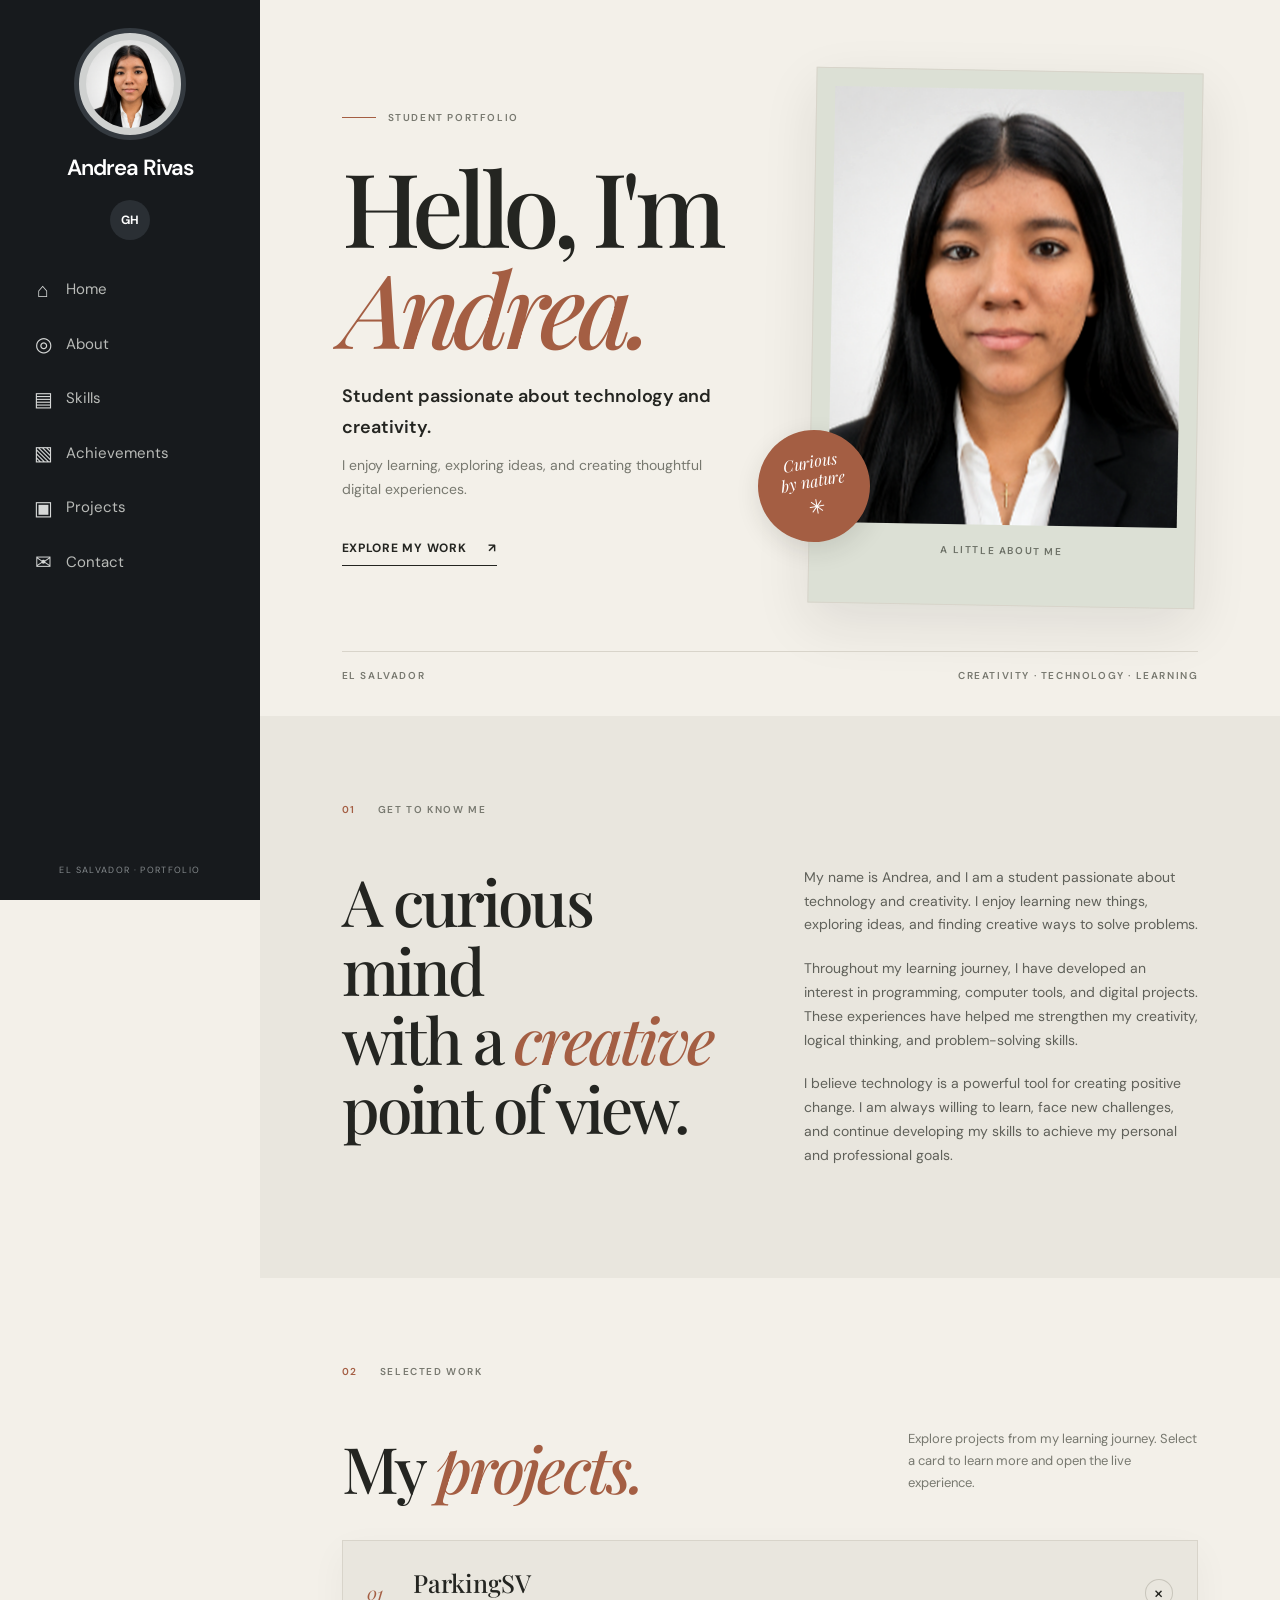
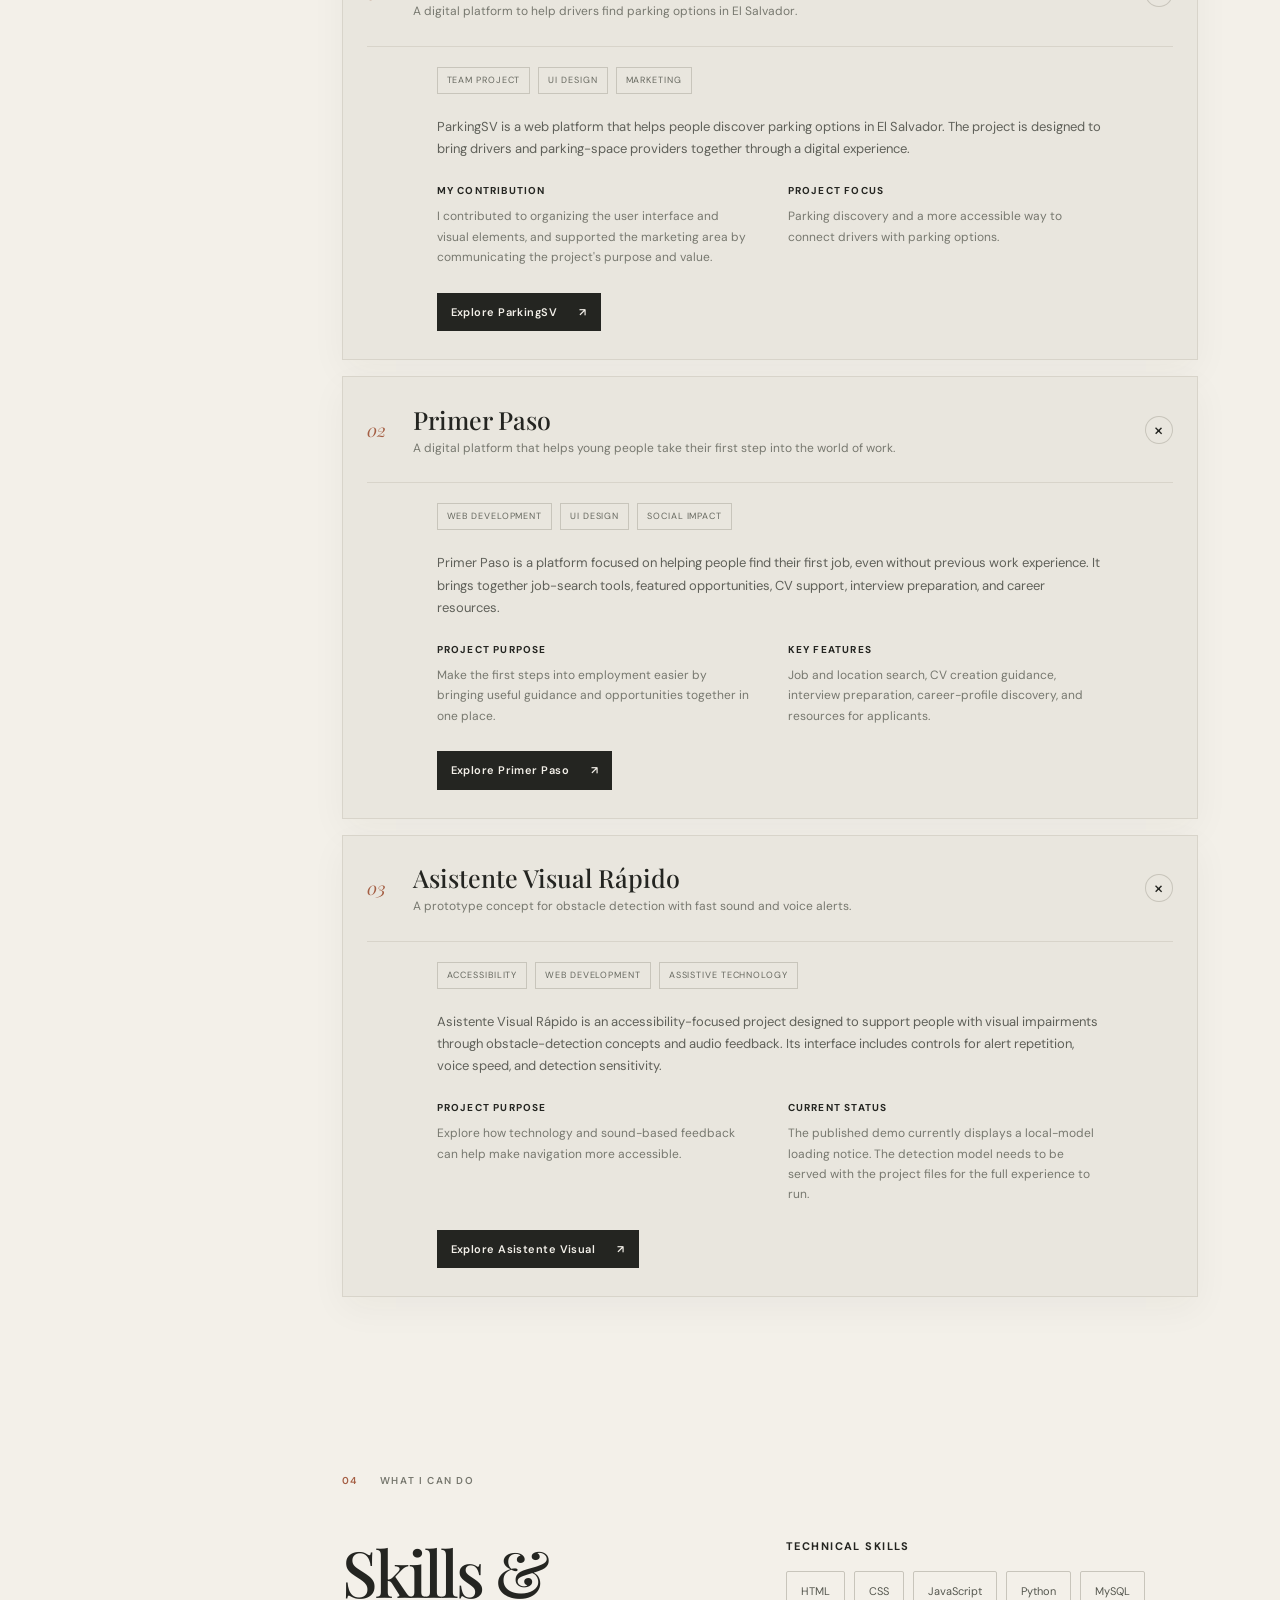
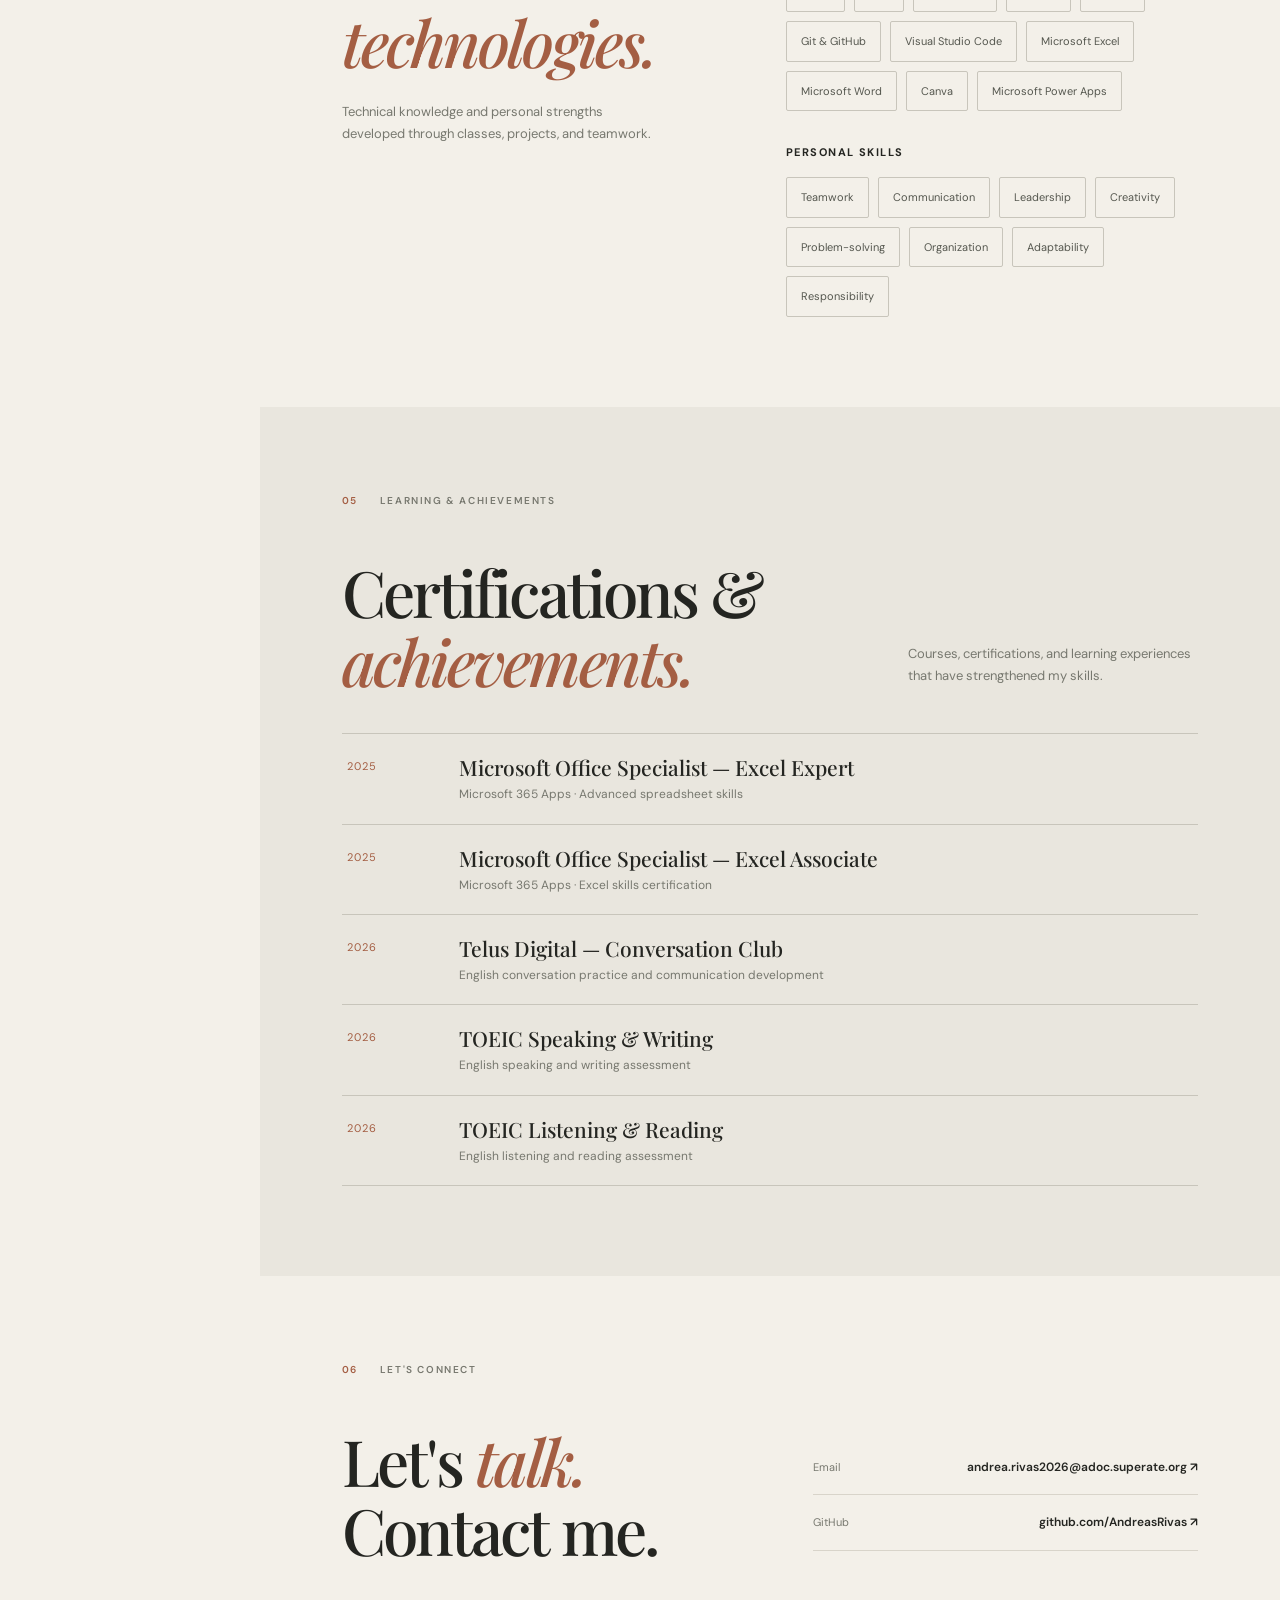
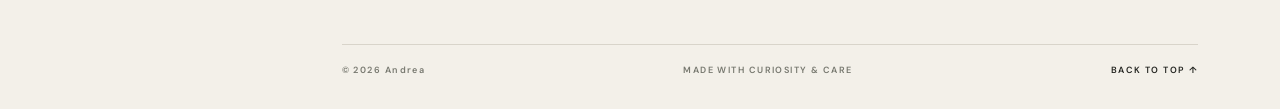
<file: index.html>
<!doctype html>
<html lang="es">
<head>
  <meta charset="utf-8">
  <meta name="viewport" content="width=device-width, initial-scale=1">
  <meta http-equiv="refresh" content="0; url=./andrea_portfolio/">
  <title>Andrea Rivas | Portafolio</title>
  <script>window.location.replace('./andrea_portfolio/');</script>
</head>
<body>
  <p>Abriendo el portafolio de Andrea Rivas…</p>
  <p>Si no te redirige automáticamente, <a href="./andrea_portfolio/">haz clic aquí para entrar al portafolio</a>.</p>
</body>
</html>
</file>
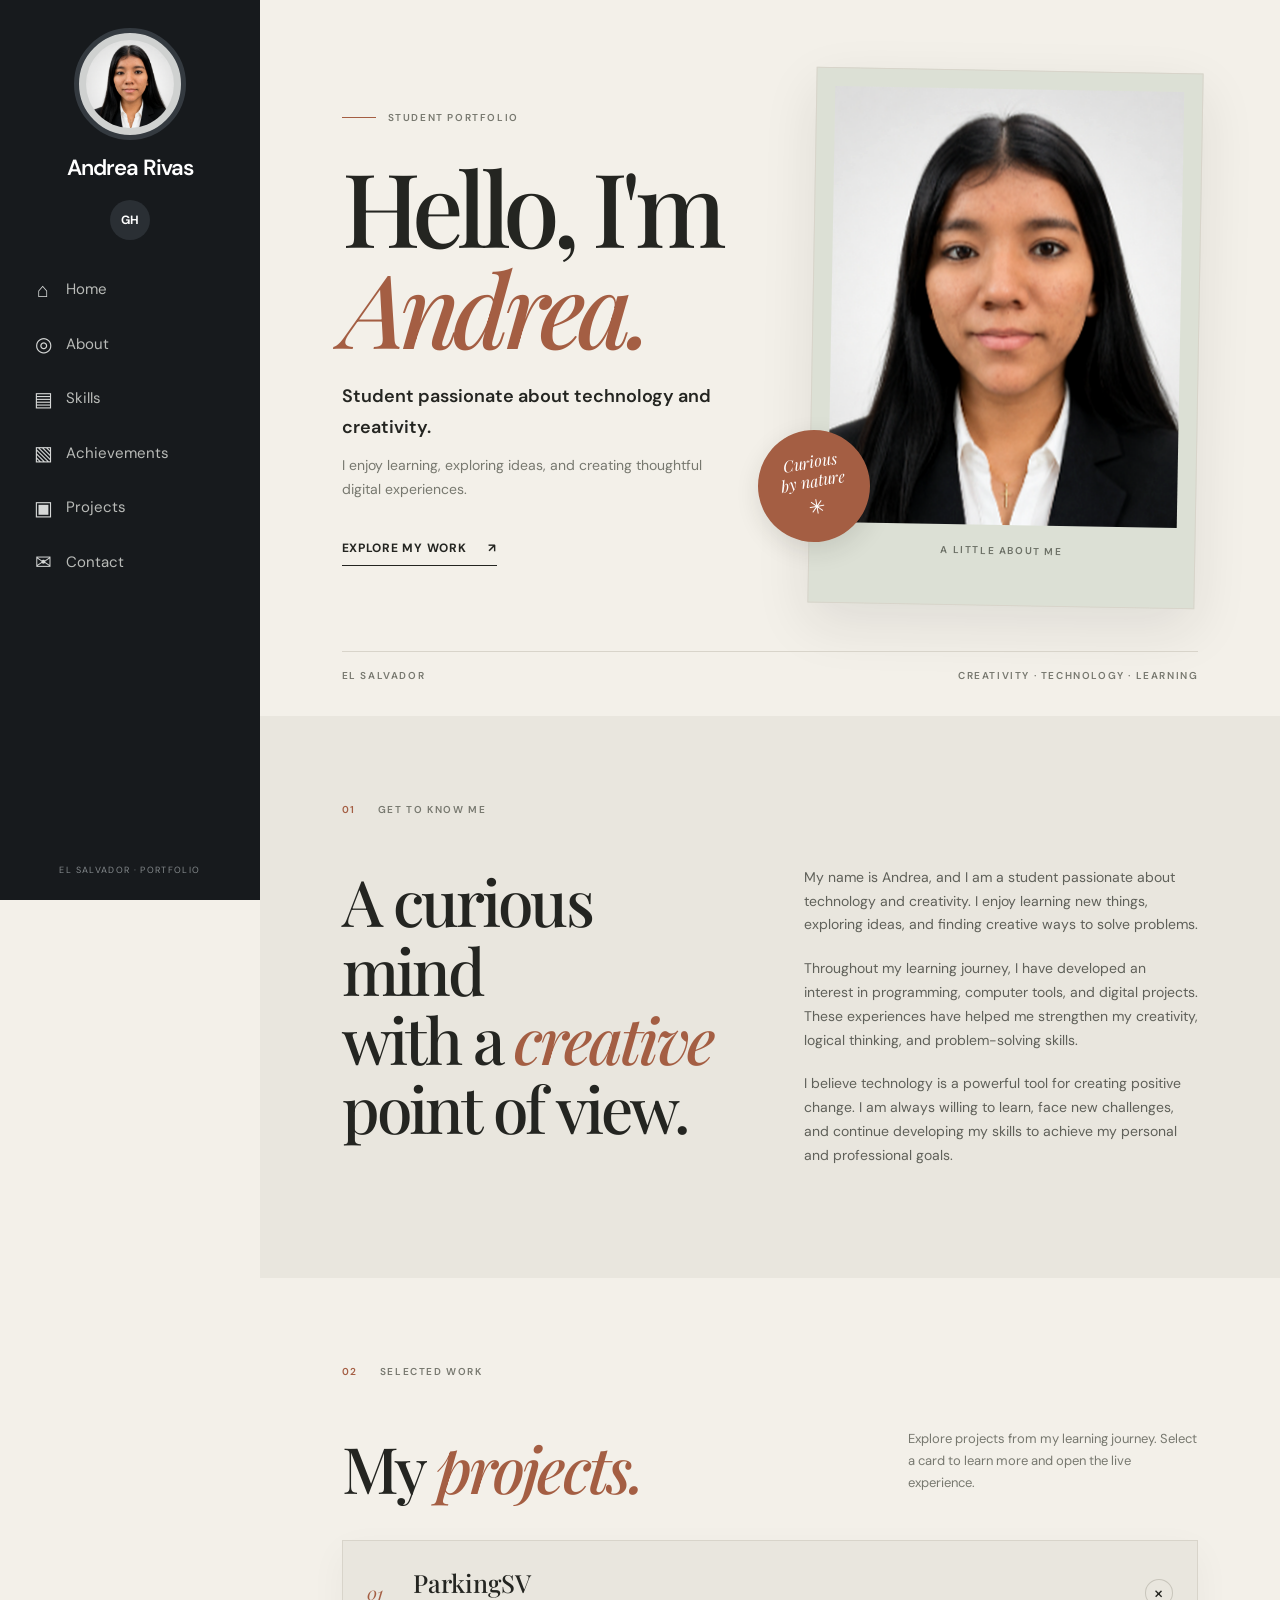
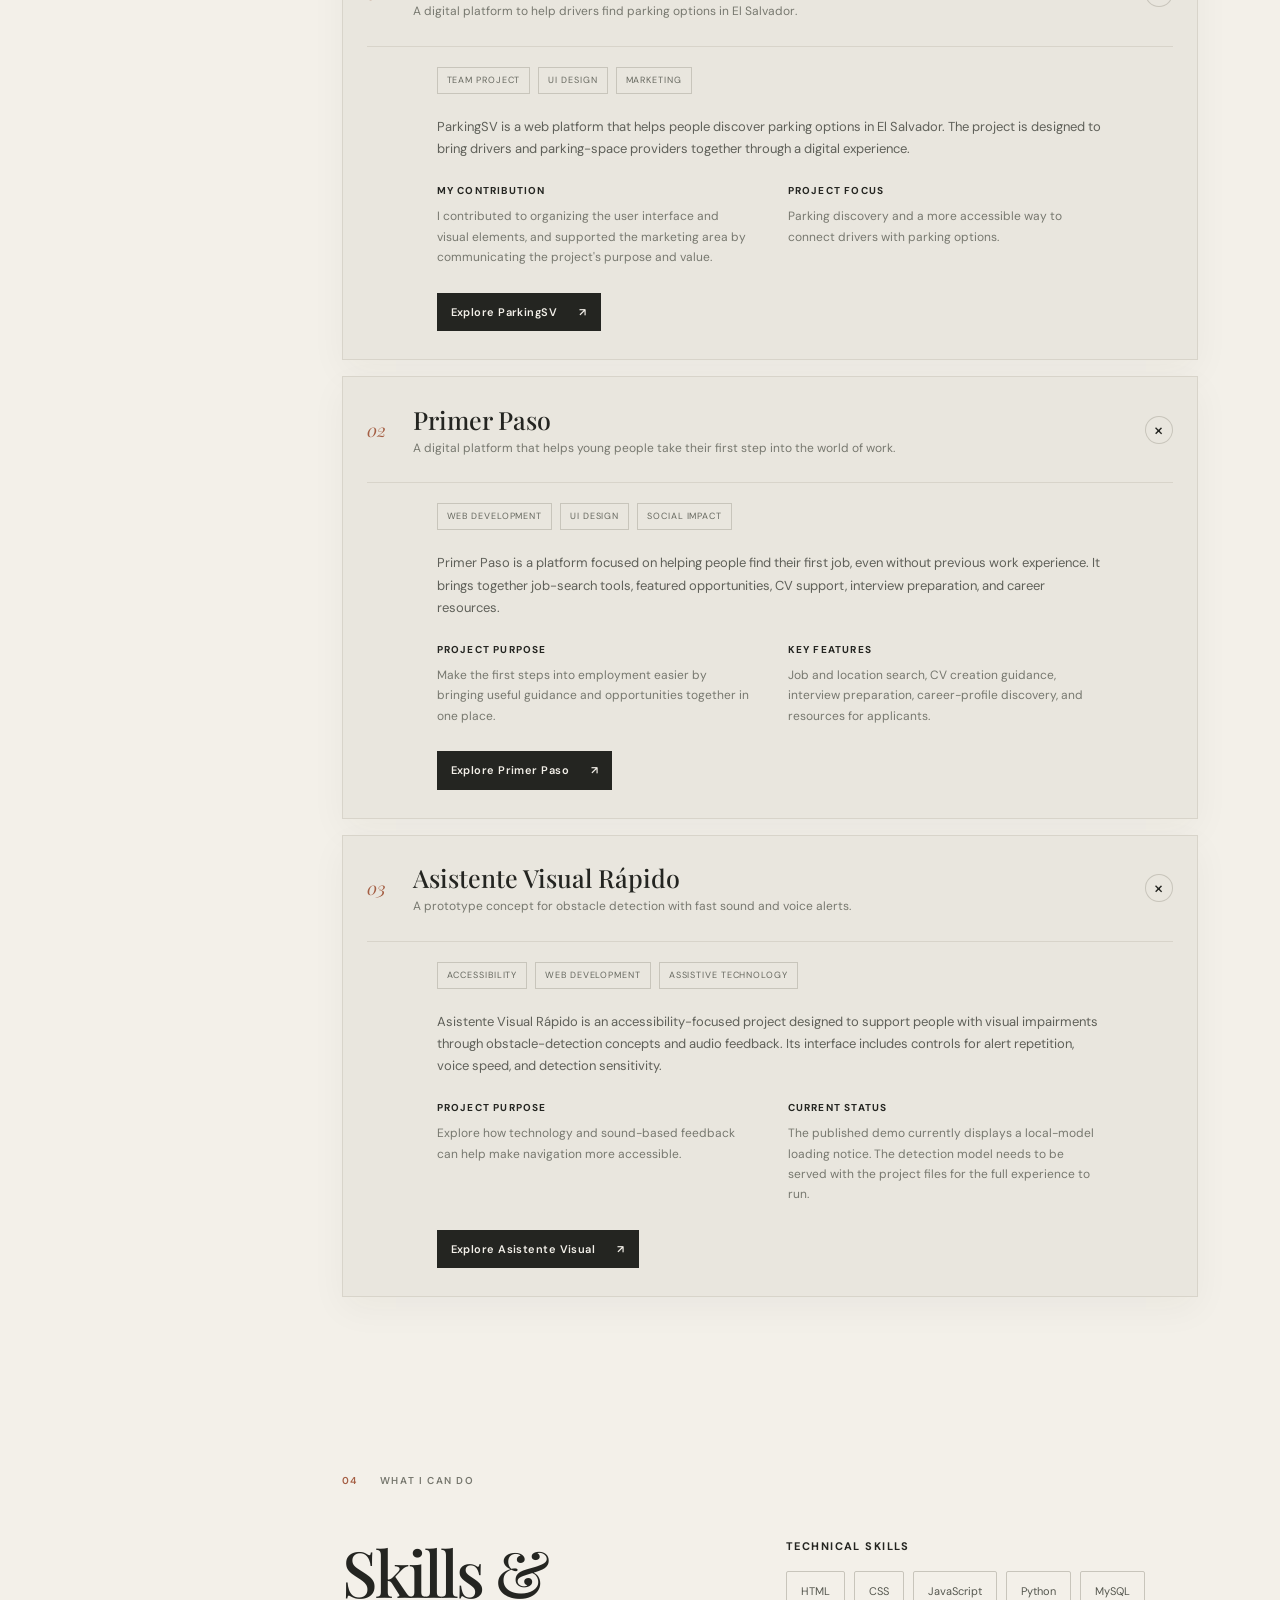
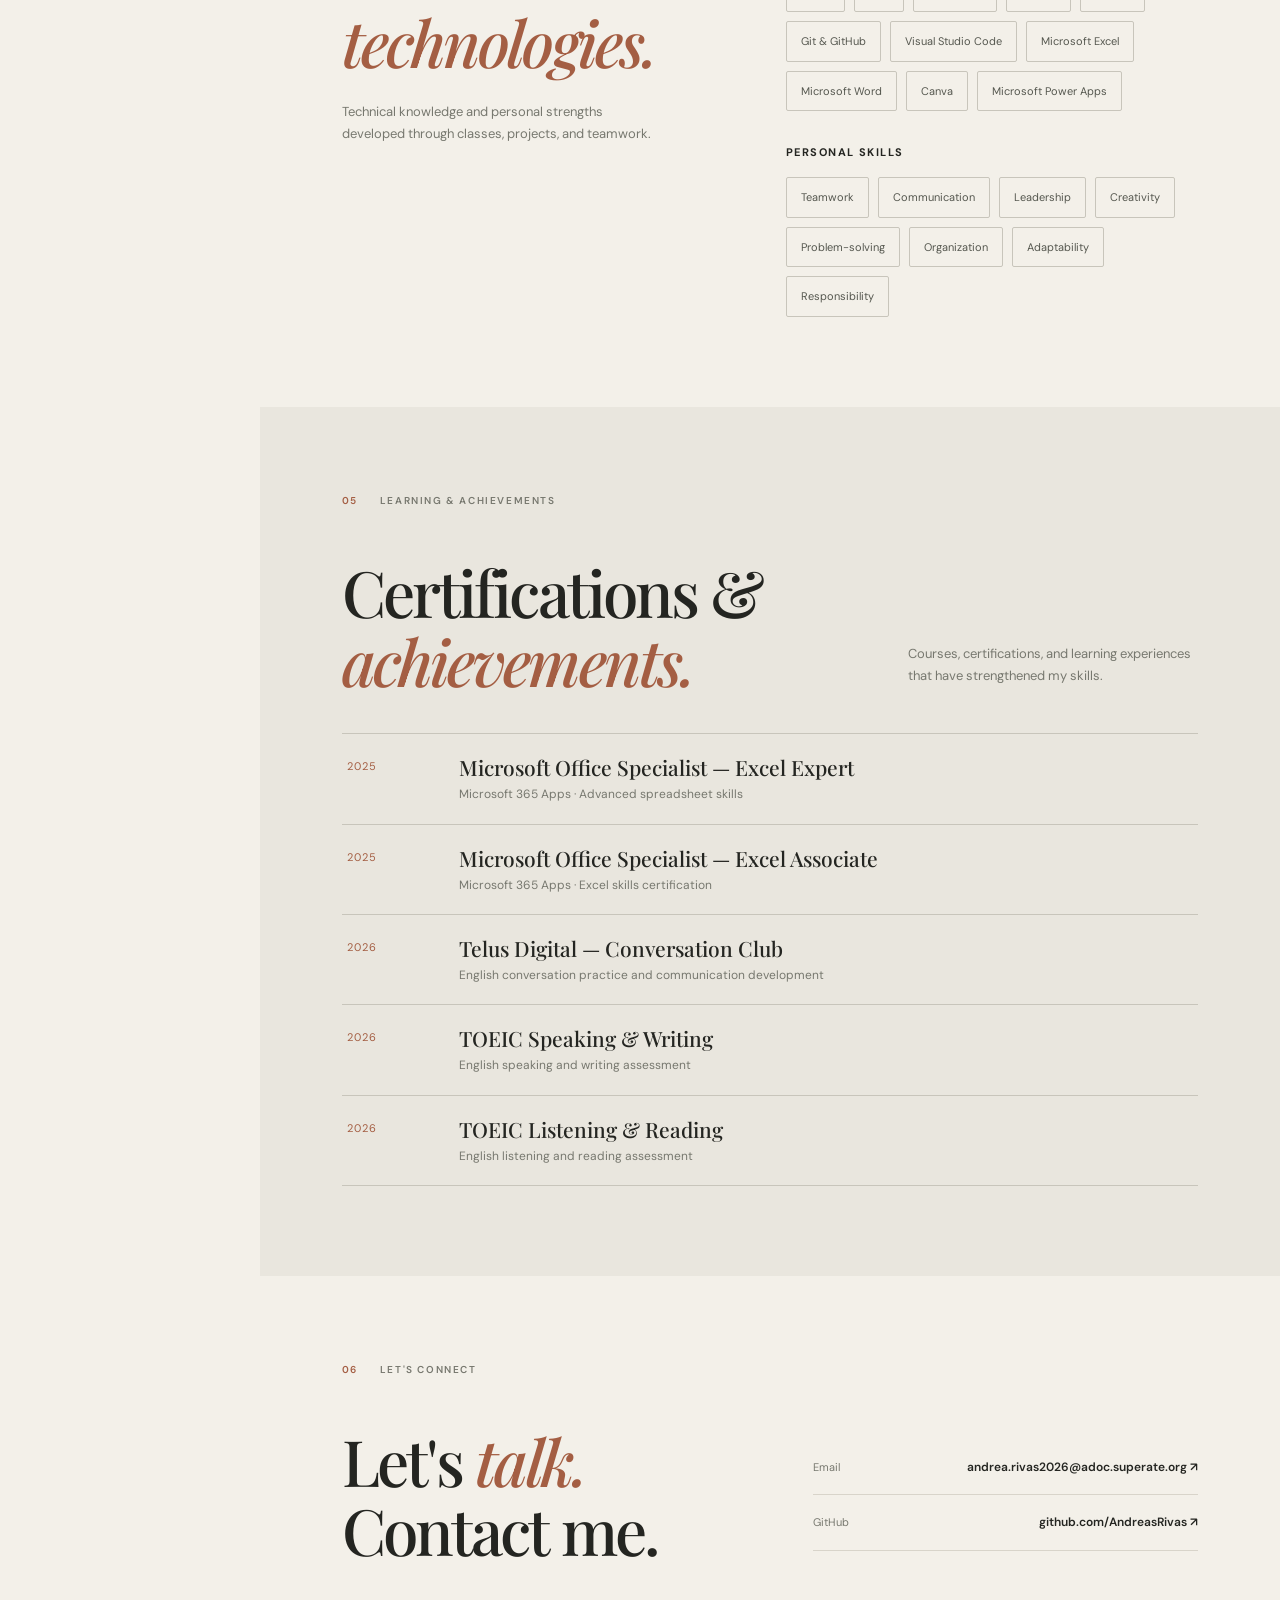
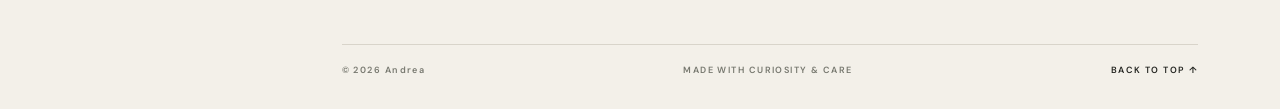
<file: andrea_portfolio/index.html>
<!DOCTYPE html>
<html lang="en">
<head>
  <meta charset="UTF-8">
  <meta name="viewport" content="width=device-width, initial-scale=1.0">
  <meta name="description" content="Andrea's student portfolio — technology, creativity, and digital projects.">
  <title>Andrea — Student Portfolio</title>
  <link rel="preconnect" href="https://fonts.googleapis.com">
  <link rel="preconnect" href="https://fonts.gstatic.com" crossorigin>
  <link href="https://fonts.googleapis.com/css2?family=DM+Sans:wght@400;500;600;700&family=Playfair+Display:wght@500;600;700&display=swap" rel="stylesheet">
  <link rel="stylesheet" href="styles.css">
</head>
<body>
  <aside class="profile-sidebar" aria-label="Main profile and navigation">
    <a class="sidebar-profile" href="#inicio" aria-label="Andrea, home">
      <span class="sidebar-photo"><img src="assets/andrea-photo.png" alt="Andrea's portrait"></span>
      <strong>Andrea Rivas</strong>
    </a>
    <a class="sidebar-social" href="https://github.com/AndreasRivas" target="_blank" rel="noopener noreferrer" aria-label="GitHub">GH</a>
    <button class="menu-toggle" aria-label="Open navigation" aria-expanded="false"><span></span><span></span><span></span></button>
    <nav class="main-nav" aria-label="Main navigation">
      <a href="#inicio"><span class="nav-icon">⌂</span>Home</a>
      <a href="#sobre-mi"><span class="nav-icon">◎</span>About</a>
      <a href="#skills"><span class="nav-icon">▤</span>Skills</a>
      <a href="#certifications"><span class="nav-icon">▧</span>Achievements</a>
      <a href="#proyectos"><span class="nav-icon">▣</span>Projects</a>
      <a href="#contacto"><span class="nav-icon">✉</span>Contact</a>
    </nav>
    <p class="sidebar-foot">EL SALVADOR · PORTFOLIO</p>
  </aside>
  <div class="app-main">

  <main>
    <section class="hero section-wrap" aria-labelledby="hero-title">
      <div class="hero-copy">
        <p class="eyebrow"><span class="eyebrow-line"></span> STUDENT PORTFOLIO</p>
        <h1 id="hero-title">Hello, I'm<br><em>Andrea.</em></h1>
        <p class="hero-role">Student passionate about technology and creativity.</p>
        <p class="hero-description">I enjoy learning, exploring ideas, and creating thoughtful digital experiences.</p>
        <a class="text-link" href="#proyectos">Explore my work <span aria-hidden="true">↗</span></a>
      </div>
      <div class="hero-visual">
        <div class="photo-frame">
          <img src="assets/andrea-photo.png" alt="Andrea's professional portrait">
          <span class="photo-note">A LITTLE ABOUT ME</span>
        </div>
        <div class="hero-stamp" aria-hidden="true">Curious<br>by nature<span>✳</span></div>
      </div>
      <div class="hero-bottom"><span>EL SALVADOR</span><span>CREATIVITY · TECHNOLOGY · LEARNING</span></div>
    </section>

    <section class="about section-wrap section-pad" id="sobre-mi" aria-labelledby="about-title">
      <div class="section-kicker"><span>01</span><span>GET TO KNOW ME</span></div>
      <div class="about-grid">
        <h2 id="about-title">A curious mind<br>with a <em>creative</em><br>point of view.</h2>
        <div class="about-text">
          <p>My name is Andrea, and I am a student passionate about technology and creativity. I enjoy learning new things, exploring ideas, and finding creative ways to solve problems.</p>
          <p>Throughout my learning journey, I have developed an interest in programming, computer tools, and digital projects. These experiences have helped me strengthen my creativity, logical thinking, and problem-solving skills.</p>
          <p>I believe technology is a powerful tool for creating positive change. I am always willing to learn, face new challenges, and continue developing my skills to achieve my personal and professional goals.</p>
        </div>
      </div>
    </section>

    <section class="projects section-wrap section-pad" id="proyectos" aria-labelledby="projects-title">
      <div class="section-kicker"><span>02</span><span>SELECTED WORK</span></div>
      <div class="section-heading">
        <h2 id="projects-title">My <em>projects.</em></h2>
        <p>Explore projects from my learning journey. Select a card to learn more and open the live experience.</p>
      </div>
      <div class="project-grid">
        <details class="project-card" open>
          <summary class="project-summary">
            <span class="project-number">01</span>
            <span class="project-summary-copy"><strong>ParkingSV</strong><small>A digital platform to help drivers find parking options in El Salvador.</small></span>
            <span class="expand-icon" aria-hidden="true">+</span>
          </summary>
          <div class="project-expanded">
            <div class="project-tags"><span>TEAM PROJECT</span><span>UI DESIGN</span><span>MARKETING</span></div>
            <p>ParkingSV is a web platform that helps people discover parking options in El Salvador. The project is designed to bring drivers and parking-space providers together through a digital experience.</p>
            <div class="detail-columns">
              <div><h4>My contribution</h4><p>I contributed to organizing the user interface and visual elements, and supported the marketing area by communicating the project's purpose and value.</p></div>
              <div><h4>Project focus</h4><p>Parking discovery and a more accessible way to connect drivers with parking options.</p></div>
            </div>
            <a class="repo-link" href="https://parkingsv.vercel.app/login?redirect=%2Fparqueos" target="_blank" rel="noopener noreferrer">Explore ParkingSV <span>↗</span></a>
          </div>
        </details>

        <details class="project-card" open>
          <summary class="project-summary">
            <span class="project-number">02</span>
            <span class="project-summary-copy"><strong>Primer Paso</strong><small>A digital platform that helps young people take their first step into the world of work.</small></span>
            <span class="expand-icon" aria-hidden="true">+</span>
          </summary>
          <div class="project-expanded">
            <div class="project-tags"><span>WEB DEVELOPMENT</span><span>UI DESIGN</span><span>SOCIAL IMPACT</span></div>
            <p>Primer Paso is a platform focused on helping people find their first job, even without previous work experience. It brings together job-search tools, featured opportunities, CV support, interview preparation, and career resources.</p>
            <div class="detail-columns">
              <div><h4>Project purpose</h4><p>Make the first steps into employment easier by bringing useful guidance and opportunities together in one place.</p></div>
              <div><h4>Key features</h4><p>Job and location search, CV creation guidance, interview preparation, career-profile discovery, and resources for applicants.</p></div>
            </div>
            <a class="repo-link" href="https://andreasrivas.github.io/Primer-Paso/" target="_blank" rel="noopener noreferrer">Explore Primer Paso <span>↗</span></a>
          </div>
        </details>

        <details class="project-card" open>
          <summary class="project-summary">
            <span class="project-number">03</span>
            <span class="project-summary-copy"><strong>Asistente Visual Rápido</strong><small>A prototype concept for obstacle detection with fast sound and voice alerts.</small></span>
            <span class="expand-icon" aria-hidden="true">+</span>
          </summary>
          <div class="project-expanded">
            <div class="project-tags"><span>ACCESSIBILITY</span><span>WEB DEVELOPMENT</span><span>ASSISTIVE TECHNOLOGY</span></div>
            <p>Asistente Visual Rápido is an accessibility-focused project designed to support people with visual impairments through obstacle-detection concepts and audio feedback. Its interface includes controls for alert repetition, voice speed, and detection sensitivity.</p>
            <div class="detail-columns">
              <div><h4>Project purpose</h4><p>Explore how technology and sound-based feedback can help make navigation more accessible.</p></div>
              <div><h4>Current status</h4><p>The published demo currently displays a local-model loading notice. The detection model needs to be served with the project files for the full experience to run.</p></div>
            </div>
            <a class="repo-link" href="https://andreasrivas.github.io/Asistente-para-personas-no-videntes/" target="_blank" rel="noopener noreferrer">Explore Asistente Visual <span>↗</span></a>
          </div>
        </details>
      </div>
    </section>

    <section class="skills section-wrap section-pad" id="skills" aria-labelledby="skills-title">
      <div class="section-kicker"><span>04</span><span>WHAT I CAN DO</span></div>
      <div class="skills-grid">
        <div><h2 id="skills-title">Skills &<br><em>technologies.</em></h2><p class="skills-intro">Technical knowledge and personal strengths developed through classes, projects, and teamwork.</p></div>
        <div class="skills-content">
          <h3>Technical skills</h3>
          <div class="skill-list"><span>HTML</span><span>CSS</span><span>JavaScript</span><span>Python</span><span>MySQL</span><span>Git & GitHub</span><span>Visual Studio Code</span><span>Microsoft Excel</span><span>Microsoft Word</span><span>Canva</span><span>Microsoft Power Apps</span></div>
          <h3 class="soft-title">Personal skills</h3>
          <div class="skill-list"><span>Teamwork</span><span>Communication</span><span>Leadership</span><span>Creativity</span><span>Problem-solving</span><span>Organization</span><span>Adaptability</span><span>Responsibility</span></div>
        </div>
      </div>
    </section>

    <section class="certifications section-wrap section-pad" id="certifications" aria-labelledby="certifications-title">
      <div class="section-kicker"><span>05</span><span>LEARNING & ACHIEVEMENTS</span></div>
      <div class="section-heading"><h2 id="certifications-title">Certifications &<br><em>achievements.</em></h2><p>Courses, certifications, and learning experiences that have strengthened my skills.</p></div>
      <div class="cert-list">
        <div class="cert-item"><span class="cert-year">2025</span><div><h3>Microsoft Office Specialist — Excel Expert</h3><p>Microsoft 365 Apps · Advanced spreadsheet skills</p></div></div>
        <div class="cert-item"><span class="cert-year">2025</span><div><h3>Microsoft Office Specialist — Excel Associate</h3><p>Microsoft 365 Apps · Excel skills certification</p></div></div>
        <div class="cert-item"><span class="cert-year">2026</span><div><h3>Telus Digital — Conversation Club</h3><p>English conversation practice and communication development</p></div></div>
        <div class="cert-item"><span class="cert-year">2026</span><div><h3>TOEIC Speaking & Writing</h3><p>English speaking and writing assessment</p></div></div>
        <div class="cert-item"><span class="cert-year">2026</span><div><h3>TOEIC Listening & Reading</h3><p>English listening and reading assessment</p></div></div>
      </div>
    </section>
  </main>

  <footer class="contact section-wrap" id="contacto" aria-labelledby="contact-title">
    <div class="section-kicker"><span>06</span><span>LET'S CONNECT</span></div>
    <div class="contact-main">
      <h2 id="contact-title">Let's <em>talk.</em><br>Contact me.</h2>
      <div class="contact-links">
        <a href="mailto:andrea.rivas2026@adoc.superate.org"><span>Email</span><strong>andrea.rivas2026@adoc.superate.org ↗</strong></a>
        <a href="https://github.com/AndreasRivas" target="_blank" rel="noopener noreferrer"><span>GitHub</span><strong>github.com/AndreasRivas ↗</strong></a>
      </div>
    </div>
    <div class="footer-bottom"><span>© <span id="year"></span> Andrea</span><span>MADE WITH CURIOSITY & CARE</span><a href="#inicio">BACK TO TOP ↑</a></div>
  </footer>
  </div>
  <script src="script.js"></script>
</body>
</html>
</file>
<file: andrea_portfolio/styles.css>
@import url('https://fonts.googleapis.com/css2?family=DM+Sans:wght@400;500;600;700&family=Playfair+Display:ital,wght@0,500;0,600;0,700;1,500;1,600&display=swap');
:root{--paper:#f3f0e9;--ink:#242521;--muted:#77786f;--line:#d8d4ca;--accent:#a45e43;--sage:#dce0d5;--serif:"Playfair Display",Georgia,serif;--sans:"DM Sans",Arial,sans-serif}
*{box-sizing:border-box}html{scroll-behavior:smooth}body{margin:0;background:var(--paper);color:var(--ink);font-family:var(--sans);font-size:15px;line-height:1.7}a{color:inherit;text-decoration:none}.site-header{height:82px;padding:0 7.2%;display:flex;align-items:center;justify-content:space-between;border-bottom:1px solid var(--line)}.brand{font:700 30px var(--serif);letter-spacing:-2px}.brand span{color:var(--accent)}.main-nav{display:flex;align-items:center;gap:25px;font-size:11px;letter-spacing:.07em;text-transform:uppercase}.main-nav a{transition:color .2s}.main-nav a:hover,.text-link:hover{color:var(--accent)}.nav-contact{border:1px solid var(--ink);padding:9px 15px}.menu-toggle{display:none}.section-wrap{padding-left:10%;padding-right:10%;max-width:1600px;margin:0 auto}.hero{min-height:690px;position:relative;display:grid;grid-template-columns:1.05fr .95fr;align-items:center;gap:6%;padding-top:60px;padding-bottom:100px}.eyebrow,.section-kicker,.hero-bottom,.photo-note,.footer-bottom{font-size:10px;letter-spacing:.16em;font-weight:600}.eyebrow{display:flex;align-items:center;gap:12px;color:var(--muted)}.eyebrow-line{width:34px;height:1px;background:var(--accent)}h1,h2,h3,p{margin-top:0}h1{font:500 clamp(76px,9vw,132px)/.98 var(--serif);letter-spacing:-.065em;margin:30px 0 24px}h1 em,h2 em{font-weight:500;color:var(--accent)}.hero-role{font-size:18px;font-weight:600;max-width:400px;margin-bottom:12px}.hero-description{color:var(--muted);max-width:390px;font-size:14px}.text-link{display:inline-flex;gap:22px;align-items:center;margin-top:22px;padding-bottom:7px;border-bottom:1px solid var(--ink);font-size:12px;font-weight:700;letter-spacing:.06em;text-transform:uppercase}.hero-visual{position:relative;max-width:360px;justify-self:end;width:100%}.photo-frame{background:var(--sage);padding:18px 18px 46px;transform:rotate(2deg);box-shadow:0 22px 55px #24252112}.photo-frame img{display:block;width:100%;aspect-ratio:1/1;object-fit:cover}.photo-note{display:block;text-align:center;margin-top:17px;color:#6c7066}.hero-stamp{position:absolute;bottom:12%;left:-54px;width:112px;height:112px;border-radius:50%;background:var(--accent);color:#fff;display:grid;place-content:center;text-align:center;font:italic 16px/1.2 var(--serif);transform:rotate(-10deg);box-shadow:0 8px 24px #24252120}.hero-stamp span{font:20px var(--sans);margin-top:4px}.hero-bottom{position:absolute;bottom:32px;left:10%;right:10%;display:flex;justify-content:space-between;color:var(--muted);border-top:1px solid var(--line);padding-top:15px}.section-pad{padding-top:95px;padding-bottom:100px}.about{background:#e9e6de;max-width:none}.section-kicker{display:flex;gap:22px;color:var(--muted);align-items:center;margin-bottom:48px}.section-kicker span:first-child{color:var(--accent)}.about-grid{display:grid;grid-template-columns:1fr 1fr;gap:10%}h2{font:500 clamp(44px,5vw,70px)/1.08 var(--serif);letter-spacing:-.045em;margin-bottom:0}.about-text{max-width:510px;color:#5f6059;font-size:14px}.about-text p{margin-bottom:20px}.section-heading{display:flex;justify-content:space-between;align-items:end;gap:30px;margin-bottom:38px}.section-heading p{max-width:290px;color:var(--muted);font-size:13px;margin-bottom:8px}
.project-grid{display:grid;grid-template-columns:repeat(2,minmax(0,1fr));gap:14px;align-items:start}.project-card{background:#e9e6de;border:1px solid var(--line);min-width:0;transition:box-shadow .2s}.project-card[open]{grid-column:1/-1;box-shadow:0 12px 35px #2425210b}.project-summary{list-style:none;display:flex;align-items:center;gap:18px;padding:22px 24px;cursor:pointer;min-height:105px}.project-summary::-webkit-details-marker{display:none}.project-number{font:italic 18px var(--serif);color:var(--accent);flex:0 0 28px}.project-summary-copy{display:flex;flex-direction:column;gap:3px;min-width:0}.project-summary-copy strong{font:500 25px var(--serif)}.project-summary-copy small{font-size:12px;line-height:1.5;color:var(--muted)}.expand-icon{margin-left:auto;flex:0 0 28px;width:28px;height:28px;border:1px solid #c8c5bb;border-radius:50%;display:grid;place-items:center;font-size:19px;line-height:1;transition:transform .2s}.project-card[open] .expand-icon{transform:rotate(45deg)}.project-expanded{padding:0 70px 28px;border-top:1px solid var(--line);margin:0 24px}.project-expanded>p{font-size:13px;color:#5f6059;max-width:760px;margin:22px 0}.project-tags{display:flex;flex-wrap:wrap;gap:8px;margin-top:20px}.project-tags span{font-size:9px;letter-spacing:.1em;padding:5px 9px;border:1px solid #c8c5bb;color:#66685f}.detail-columns{display:grid;grid-template-columns:1fr 1fr;gap:35px;margin:20px 0}.detail-columns h4{font-size:10px;letter-spacing:.12em;text-transform:uppercase;margin:0 0 7px}.detail-columns p{font-size:12px;color:var(--muted);margin:0}.repo-link{display:inline-flex;gap:22px;align-items:center;margin-top:5px;padding:10px 14px;background:var(--ink);color:var(--paper);font-size:11px;font-weight:600;letter-spacing:.04em}.repo-link:hover{background:var(--accent)}.projects-note{text-align:center;color:var(--muted);font:italic 16px var(--serif);margin:28px 0 0}
.languages{background:#e9e6de;max-width:none}.languages-grid{display:grid;grid-template-columns:1fr 1fr;gap:10%;align-items:center}.skills-intro{max-width:310px;color:var(--muted);font-size:13px;margin-top:25px}.language-list{border-top:1px solid #c8c5bb}.language-item{display:flex;justify-content:space-between;gap:20px;padding:19px 4px;border-bottom:1px solid #c8c5bb}.language-item span{font:500 24px var(--serif)}.language-item strong{font-size:11px;color:var(--muted);font-weight:500;align-self:center}.skills-grid{display:grid;grid-template-columns:1fr 1.15fr;gap:10%;align-items:start}.skills{max-width:none}.skills-content h3{font-size:11px;letter-spacing:.13em;text-transform:uppercase;margin:0 0 15px}.soft-title{margin-top:32px!important}.skill-list{display:flex;flex-wrap:wrap;gap:9px}.skill-list span{padding:10px 14px;border:1px solid #c8c5bb;border-radius:2px;font-size:11px;color:#55574f;transition:all .2s}.skill-list span:hover{background:var(--ink);color:var(--paper);border-color:var(--ink)}
.certifications{background:#e9e6de;max-width:none}.cert-list{border-top:1px solid #c8c5bb}.cert-item{display:grid;grid-template-columns:90px 1fr;gap:22px;padding:19px 5px;border-bottom:1px solid #c8c5bb;align-items:start}.cert-year{font-size:11px;color:var(--accent);letter-spacing:.1em;padding-top:4px}.cert-item h3{font:500 21px var(--serif);margin:0 0 3px}.cert-item p{font-size:12px;color:var(--muted);margin:0}
.contact{padding-top:90px;padding-bottom:30px}.contact-main{display:grid;grid-template-columns:1fr 1fr;gap:10%;padding-bottom:80px}.contact-links{display:flex;flex-direction:column;justify-content:center}.contact-links>a,.pending-link{padding:17px 0;border-bottom:1px solid var(--line);display:flex;justify-content:space-between;gap:20px;align-items:center}.contact-links span{font-size:11px;color:var(--muted)}.contact-links strong{font-size:12px;font-weight:600;text-align:right}.pending-link strong{font-size:12px;font-weight:500;color:var(--muted);text-align:right}.footer-bottom{border-top:1px solid var(--line);padding-top:18px;display:flex;justify-content:space-between;color:var(--muted);font-size:9px}.footer-bottom a{color:var(--ink)}
@media(max-width:950px){.section-wrap{padding-left:7%;padding-right:7%}.hero{min-height:auto;grid-template-columns:1fr .8fr;gap:4%;padding-top:75px;padding-bottom:110px}.hero-bottom{left:7%;right:7%}.site-header{padding:0 7%}.main-nav{gap:13px;font-size:10px}.project-expanded{padding-left:35px;padding-right:35px}.section-pad{padding-top:80px;padding-bottom:85px}}
@media(max-width:700px){.site-header{height:70px}.menu-toggle{display:flex;flex-direction:column;gap:6px;border:0;background:none;padding:10px}.menu-toggle span{width:24px;height:1px;background:var(--ink)}.main-nav{display:none;position:absolute;z-index:5;top:70px;left:0;right:0;background:var(--paper);padding:22px 7%;border-bottom:1px solid var(--line);flex-direction:column;align-items:flex-start;gap:18px;font-size:11px}.main-nav.open{display:flex}.hero{display:flex;flex-direction:column;align-items:flex-start;gap:55px;padding-top:65px;padding-bottom:105px}.hero-visual{width:68%;max-width:300px;align-self:center;margin-right:4%}h1{font-size:clamp(72px,20vw,105px)}.hero-bottom{font-size:8px;gap:15px}.hero-bottom span:last-child{text-align:right}.about-grid,.languages-grid,.skills-grid,.contact-main{grid-template-columns:1fr;gap:35px}.section-kicker{margin-bottom:35px}.section-heading{display:block}.section-heading p{margin-top:18px}.project-grid{grid-template-columns:1fr}.project-card[open]{grid-column:auto}.project-summary{padding:18px}.project-summary-copy strong{font-size:23px}.project-expanded{padding:0 0 24px;margin:0 18px}.detail-columns{grid-template-columns:1fr;gap:18px}.cert-item{grid-template-columns:55px 1fr;gap:12px}.cert-item h3{font-size:18px}.contact-main{padding-bottom:55px}.footer-bottom{flex-wrap:wrap;gap:14px}.footer-bottom span:nth-child(2){order:3;width:100%}.contact-links>a,.pending-link{align-items:flex-start;flex-direction:column;gap:5px}.contact-links strong{text-align:left;overflow-wrap:anywhere}}

/* Portfolio refresh: fixed profile sidebar inspired by the reference layout.
   Original warm paper, charcoal, terracotta and sage palette is preserved. */
:root{--sidebar:#171a1d;--sidebar-muted:#b9bbb8;--sidebar-width:260px}
body{background:var(--paper)}
.profile-sidebar{position:fixed;inset:0 auto 0 0;width:var(--sidebar-width);height:100vh;background:var(--sidebar);color:#fff;z-index:20;display:flex;flex-direction:column;align-items:center;padding:28px 25px 22px;overflow-y:auto}
.sidebar-profile{display:flex;flex-direction:column;align-items:center;gap:13px;text-align:center;margin:0 0 18px}
.sidebar-photo{width:112px;height:112px;border-radius:50%;padding:7px;border:5px solid #343a40;background:#cfd1d0;display:block;overflow:hidden}
.sidebar-photo img{width:100%;height:100%;object-fit:cover;border-radius:50%;display:block}
.sidebar-profile strong{font:600 22px var(--sans);letter-spacing:-.04em}
.sidebar-social{width:40px;height:40px;display:grid;place-items:center;border-radius:50%;background:#2a2f34;color:#fff;font-size:12px;font-weight:700;margin:0 0 25px;transition:background .2s}
.sidebar-social:hover{background:var(--accent)}
.profile-sidebar .main-nav{width:100%;display:flex;flex-direction:column;align-items:stretch;gap:5px;font-size:15px;letter-spacing:0;text-transform:none}
.profile-sidebar .main-nav a{display:flex;align-items:center;gap:13px;padding:12px 8px;color:var(--sidebar-muted);border-radius:5px;transition:background .2s,color .2s}
.profile-sidebar .main-nav a:hover,.profile-sidebar .main-nav a:focus{color:#fff;background:#ffffff0d}
.nav-icon{width:20px;text-align:center;color:#d6d8d7;font-size:20px;line-height:1}
.profile-sidebar .main-nav a:hover .nav-icon{color:var(--accent)}
.sidebar-foot{margin:auto 0 0;padding-top:25px;color:#858a8d;font-size:9px;letter-spacing:.15em;text-align:center}
.app-main{margin-left:var(--sidebar-width);min-width:0}
.site-header{display:none}
.section-wrap{max-width:none;padding-left:8%;padding-right:8%}
.hero{min-height:680px;padding-top:70px;padding-bottom:110px;grid-template-columns:1.05fr .95fr;gap:5%;}
.hero h1{font-size:clamp(70px,8vw,116px)}
.hero-visual{max-width:390px}
.photo-frame{transform:rotate(1deg);border:1px solid var(--line);box-shadow:0 20px 55px #24252118}
.photo-frame img{aspect-ratio:4/5;object-position:center 25%}
.hero-stamp{background:var(--accent)}
.hero-bottom{left:8%;right:8%}
.section-pad{padding-top:85px;padding-bottom:90px}
.about-grid{gap:8%}
.project-grid{gap:16px}
.contact{padding-top:85px}
.menu-toggle{display:none}
@media(max-width:950px){:root{--sidebar-width:220px}.profile-sidebar{padding-left:18px;padding-right:18px}.section-wrap{padding-left:7%;padding-right:7%}.hero{grid-template-columns:1fr .8fr;min-height:610px}.hero h1{font-size:clamp(64px,8vw,94px)}.hero-bottom{left:7%;right:7%}}
@media(max-width:700px){
  :root{--sidebar-width:0px}
  .profile-sidebar{position:sticky;top:0;inset:auto;width:100%;height:auto;min-height:70px;padding:10px 6%;display:grid;grid-template-columns:1fr auto auto;gap:12px;align-items:center;overflow:visible}
  .sidebar-profile{flex-direction:row;justify-self:start;gap:10px;margin:0;text-align:left}
  .sidebar-photo{width:46px;height:46px;border-width:2px;padding:3px}
  .sidebar-profile strong{font-size:17px}
  .sidebar-social{width:34px;height:34px;margin:0}
  .menu-toggle{display:flex;flex-direction:column;gap:5px;border:0;background:none;padding:10px;cursor:pointer}
  .menu-toggle span{width:23px;height:2px;background:#fff;display:block}
  .profile-sidebar .main-nav{display:none;position:absolute;top:100%;left:0;right:0;width:100%;padding:12px 6% 18px;background:var(--sidebar);border-top:1px solid #ffffff18;box-shadow:0 15px 25px #0002;gap:2px}
  .profile-sidebar .main-nav.open{display:flex}
  .profile-sidebar .main-nav a{padding:10px 8px}
  .sidebar-foot{display:none}
  .app-main{margin-left:0}
  .hero{display:flex;flex-direction:column;align-items:flex-start;gap:42px;min-height:auto;padding-top:60px;padding-bottom:105px}
  .hero-visual{width:72%;max-width:310px;align-self:center;margin-right:3%}
  .hero h1{font-size:clamp(68px,18vw,100px)}
  .hero-bottom{left:7%;right:7%;font-size:8px}
  .about-grid,.languages-grid,.skills-grid,.contact-main{grid-template-columns:1fr;gap:32px}
  .section-pad{padding-top:70px;padding-bottom:75px}
  .section-kicker{margin-bottom:30px}
  .section-heading{display:block}.section-heading p{margin-top:16px}
  .project-grid{grid-template-columns:1fr}.project-card[open]{grid-column:auto}
  .project-expanded{padding-left:0;padding-right:0;margin:0 18px}
  .detail-columns{grid-template-columns:1fr;gap:18px}
  .cert-item{grid-template-columns:55px 1fr;gap:12px}
  .contact-main{padding-bottom:55px}
  .footer-bottom{flex-wrap:wrap;gap:14px}.footer-bottom span:nth-child(2){order:3;width:100%}
  .contact-links>a,.pending-link{align-items:flex-start;flex-direction:column;gap:5px}.contact-links strong{text-align:left;overflow-wrap:anywhere}
}
</file>
